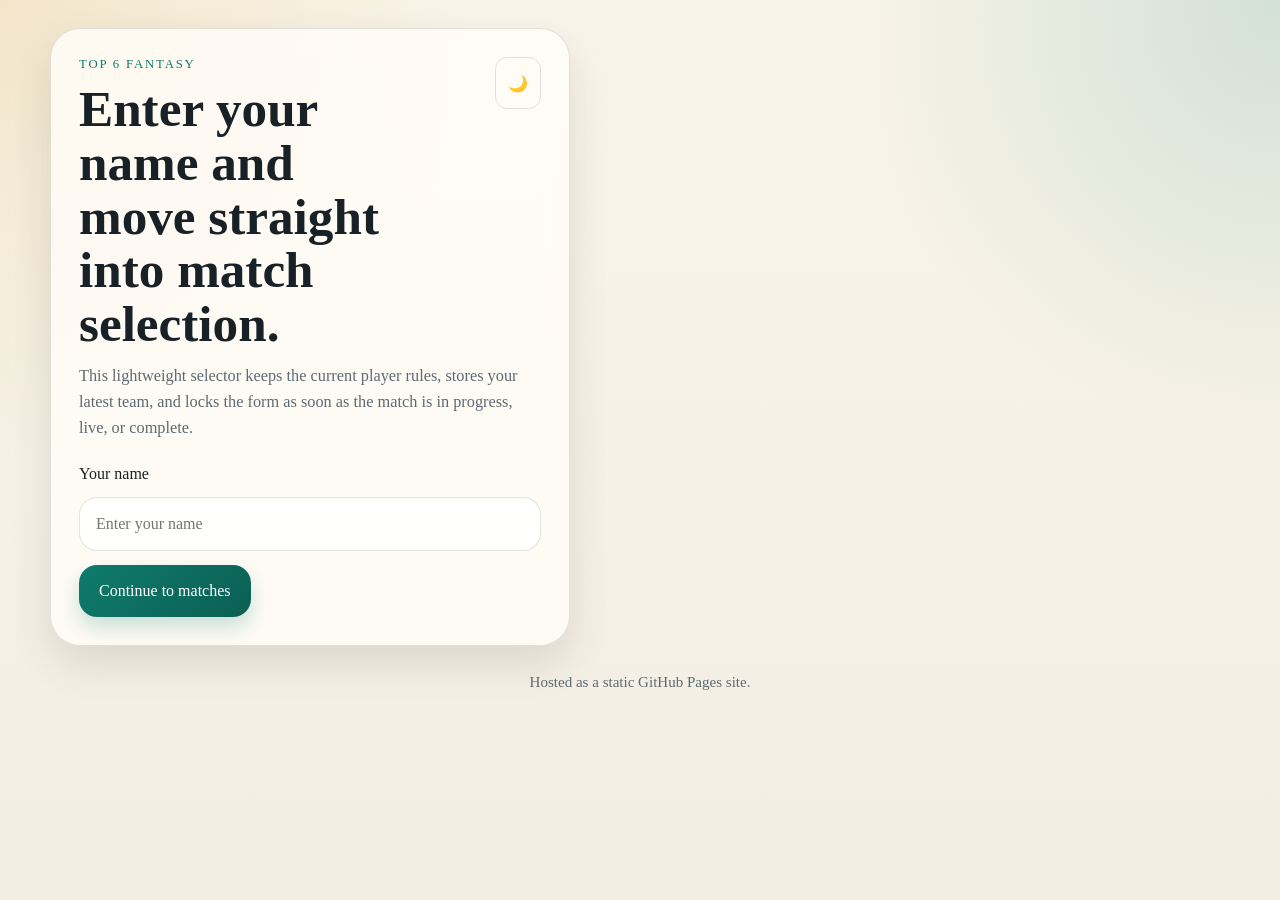
<file: index.html>
<!doctype html>
<html lang="en">
<head>
  <meta charset="UTF-8">
  <meta name="viewport" content="width=device-width, initial-scale=1.0">
  <title>Top 6 Player Selector</title>
  <link rel="stylesheet" href="./style.css">
</head>
<body>
  <main class="page-shell">
    <section class="hero-card form-card">
      <div class="hero-top">
        <div>
          <p class="eyebrow">Top 6 Fantasy</p>
          <h1>Enter your name and move straight into match selection.</h1>
          <p class="subtitle">This lightweight selector keeps the current player rules, stores your latest team, and locks the form as soon as the match is in progress, live, or complete.</p>
        </div>
        <button id="theme-toggle" class="ghost-button" type="button" aria-label="Toggle dark mode">🌙</button>
      </div>

      <form id="name-form" class="form-grid">
        <label for="user-name">Your name</label>
        <input id="user-name" class="input" type="text" placeholder="Enter your name" autocomplete="name" required>
        <div class="page-actions">
          <button class="brand-button" type="submit">Continue to matches</button>
        </div>
      </form>
    </section>

    <p class="footer-note">Hosted as a static GitHub Pages site.</p>
  </main>

  <script src="./theme.js?v=4"></script>
  <script src="./config.js?v=4"></script>
  <script src="./app.js?v=4"></script>
</body>
</html>
</file>
<file: style.css>
:root {
  --bg: #f5f1e8;
  --surface: rgba(255, 252, 246, 0.88);
  --surface-strong: #fffaf2;
  --text: #182126;
  --muted: #5e6a73;
  --line: rgba(24, 33, 38, 0.12);
  --brand: #0f7b6c;
  --brand-strong: #0b5f54;
  --brand-soft: rgba(15, 123, 108, 0.12);
  --gold: #d7a441;
  --danger: #c04b37;
  --danger-soft: rgba(192, 75, 55, 0.1);
  --shadow: 0 18px 40px rgba(46, 40, 30, 0.12);
  --radius: 24px;
}

[data-theme="dark"] {
  --bg: #1a1f2e;
  --surface: rgba(30, 35, 48, 0.88);
  --surface-strong: #2d3748;
  --text: #e2e8f0;
  --muted: #a0aec0;
  --line: rgba(255, 255, 255, 0.12);
  --brand: #10b981;
  --brand-strong: #059669;
  --brand-soft: rgba(16, 185, 129, 0.12);
  --gold: #f59e0b;
  --danger: #ef4444;
  --danger-soft: rgba(239, 68, 68, 0.1);
  --shadow: 0 18px 40px rgba(0, 0, 0, 0.3);
}

* {
  box-sizing: border-box;
}

body {
  margin: 0;
  min-height: 100vh;
  font-family: Georgia, "Times New Roman", serif;
  color: var(--text);
  background:
    radial-gradient(circle at top left, rgba(215, 164, 65, 0.18), transparent 30%),
    radial-gradient(circle at top right, rgba(15, 123, 108, 0.16), transparent 28%),
    linear-gradient(180deg, #f9f4e9 0%, #f3eee3 100%);
}

[data-theme="dark"] body {
  background:
    radial-gradient(circle at top left, rgba(16, 185, 129, 0.15), transparent 30%),
    radial-gradient(circle at top right, rgba(245, 158, 11, 0.12), transparent 28%),
    linear-gradient(180deg, #0f172a 0%, #1e293b 100%);
}

a {
  color: inherit;
}

button,
input,
select {
  font: inherit;
}

button {
  cursor: pointer;
}

.page-shell {
  width: min(1180px, calc(100% - 32px));
  margin: 0 auto;
  padding: 28px 0 64px;
}

.hero-card,
.panel,
.match-card,
.player-card,
.stat-card,
.message,
.empty-state,
.selected-strip,
.lock-banner,
.user-card {
  background: var(--surface);
  backdrop-filter: blur(12px);
  border: 1px solid var(--line);
  box-shadow: var(--shadow);
}

.hero-card {
  padding: 28px;
  border-radius: 30px;
  display: grid;
  gap: 24px;
}

.hero-top {
  display: flex;
  justify-content: space-between;
  gap: 16px;
  align-items: flex-start;
}

.eyebrow {
  margin: 0 0 10px;
  font-size: 0.8rem;
  letter-spacing: 0.14em;
  text-transform: uppercase;
  color: var(--brand);
}

.hero-card h1,
.section-title,
.match-teamline,
.lock-title {
  margin: 0;
  font-weight: 700;
  line-height: 1.05;
}

.hero-card h1 {
  font-size: clamp(2.2rem, 4vw, 4.2rem);
  max-width: 12ch;
}

.subtitle,
.muted,
.helper-text {
  color: var(--muted);
}

.subtitle {
  margin: 12px 0 0;
  font-size: 1.02rem;
  line-height: 1.6;
  max-width: 60ch;
}

.hero-badges,
.filter-row,
.match-toolbar,
.team-summary,
.role-filters,
.selection-actions,
.page-actions {
  display: flex;
  flex-wrap: wrap;
  gap: 12px;
}

.badge,
.filter-pill,
.small-pill,
.status-pill,
.special-tag,
.meta-pill {
  display: inline-flex;
  align-items: center;
  justify-content: center;
  padding: 10px 16px;
  border-radius: 999px;
  border: 1px solid var(--line);
  background: rgba(255, 255, 255, 0.7);
}

[data-theme="dark"] .badge,
[data-theme="dark"] .filter-pill,
[data-theme="dark"] .small-pill,
[data-theme="dark"] .status-pill,
[data-theme="dark"] .special-tag,
[data-theme="dark"] .meta-pill {
  background: rgba(30, 35, 48, 0.7);
  border-color: rgba(255, 255, 255, 0.2);
}

.meta-pill {
  color: var(--muted);
}

.brand-button,
.secondary-button,
.ghost-button,
.match-open,
.player-toggle,
.special-button,
.chip {
  border: 0;
  border-radius: 18px;
  transition: transform 0.18s ease, box-shadow 0.18s ease, background 0.18s ease;
}

.brand-button,
.secondary-button,
.ghost-button {
  padding: 14px 20px;
  min-height: 52px;
}

.brand-button {
  background: linear-gradient(135deg, var(--brand), var(--brand-strong));
  color: white;
  box-shadow: 0 10px 20px rgba(15, 123, 108, 0.22);
}

.secondary-button {
  background: white;
  color: var(--text);
  border: 1px solid var(--line);
}

[data-theme="dark"] .secondary-button {
  background: var(--surface-strong);
  color: var(--text);
  border-color: var(--line);
}

.ghost-button {
  background: transparent;
  color: var(--muted);
  border: 1px dashed var(--line);
}

[data-theme="dark"] .ghost-button {
  color: var(--muted);
  border-color: rgba(255, 255, 255, 0.1);
}

.brand-button:hover,
.secondary-button:hover,
.ghost-button:hover,
.match-open:hover,
.player-toggle:hover,
.special-button:hover,
.chip:hover {
  transform: translateY(-1px);
}

.brand-button:disabled,
.secondary-button:disabled,
.ghost-button:disabled,
.player-toggle:disabled,
.special-button:disabled,
.chip:disabled,
.match-open:disabled {
  opacity: 0.58;
  cursor: not-allowed;
  transform: none;
  box-shadow: none;
}

.input,
.search-input,
.select-input {
  width: 100%;
  min-height: 54px;
  padding: 14px 16px;
  border-radius: 18px;
  border: 1px solid var(--line);
  background: rgba(255, 255, 255, 0.84);
  color: var(--text);
}

[data-theme="dark"] .input,
[data-theme="dark"] .search-input,
[data-theme="dark"] .select-input {
  background: var(--surface-strong);
  color: var(--text);
  border-color: var(--line);
}

.form-card {
  max-width: 520px;
}

.form-grid {
  display: grid;
  gap: 14px;
}

.panel {
  border-radius: 26px;
  padding: 22px;
}

.match-grid,
.role-grid,
.stats-grid {
  display: grid;
  gap: 18px;
}

.match-grid {
  grid-template-columns: repeat(auto-fit, minmax(280px, 1fr));
}

.match-card {
  border-radius: 24px;
  padding: 22px;
  display: grid;
  gap: 18px;
}

.match-header,
.match-footer,
.player-topline,
.user-bar,
.lock-topline {
  display: flex;
  justify-content: space-between;
  gap: 12px;
  align-items: center;
}

.match-teamline {
  font-size: 1.55rem;
}

.match-open {
  width: 100%;
  min-height: 48px;
  background: rgba(15, 123, 108, 0.08);
  color: var(--brand-strong);
}

.status-pill.live {
  background: rgba(215, 164, 65, 0.16);
  color: #7d5908;
}

.status-pill.locked {
  background: var(--danger-soft);
  color: var(--danger);
}

.status-pill.upcoming {
  background: var(--brand-soft);
  color: var(--brand-strong);
}

.section-stack {
  display: grid;
  gap: 18px;
  margin-top: 24px;
}

.stats-grid {
  grid-template-columns: repeat(4, minmax(0, 1fr));
}

.stat-card {
  border-radius: 22px;
  padding: 18px;
  text-align: center;
}

.stat-number {
  font-size: 2rem;
  font-weight: 700;
}

.stat-label {
  color: var(--muted);
  margin-top: 6px;
}

.selected-strip,
.lock-banner,
.empty-state,
.message,
.user-card {
  border-radius: 24px;
  padding: 18px 20px;
}

.chip-row {
  display: flex;
  flex-wrap: wrap;
  gap: 10px;
}

.chip {
  padding: 12px 16px;
  background: white;
  border: 1px solid var(--line);
  display: inline-flex;
  gap: 12px;
  align-items: center;
  justify-content: space-between;
  min-width: 200px;
}

[data-theme="dark"] .chip {
  background: var(--surface-strong);
  border-color: var(--line);
}

.chip div:first-child {
  flex: 1;
  text-align: left;
}

.chip-meta {
  color: var(--muted);
  font-size: 0.82rem;
  margin-top: 2px;
}

.chip-badges {
  display: flex;
  flex-direction: column;
  gap: 4px;
  align-items: flex-end;
  flex-shrink: 0;
}

.star-mom-badge {
  color: var(--brand-strong);
  font-size: 0.82rem;
  font-weight: 600;
}

.remove-badge {
  color: var(--danger);
  font-size: 0.75rem;
  font-weight: 500;
  text-transform: uppercase;
  letter-spacing: 0.5px;
}

.role-grid {
  grid-template-columns: repeat(4, minmax(0, 1fr));
  align-items: start;
}

.role-column {
  display: flex;
  flex-direction: column;
  gap: 14px;
  align-self: start;
}

.role-header {
  border-radius: 18px;
  padding: 14px 16px;
  background: rgba(255, 255, 255, 0.78);
  border: 1px solid var(--line);
  font-weight: 700;
}

.player-list {
  display: grid;
  gap: 12px;
}

.player-card {
  border-radius: 22px;
  padding: 14px;
  display: grid;
  gap: 12px;
}

.player-name {
  font-size: 1rem;
  font-weight: 700;
}

.player-meta {
  color: var(--muted);
  font-size: 0.92rem;
}

.player-toggle {
  min-height: 48px;
  background: white;
  border: 1px solid var(--line);
}

[data-theme="dark"] .player-toggle {
  background: var(--surface-strong);
  border-color: var(--line);
}

.player-toggle.selected {
  background: var(--brand-soft);
  color: var(--brand-strong);
}

.special-row {
  display: flex;
  gap: 10px;
}

.special-button {
  flex: 1;
  min-height: 38px;
  background: rgba(255, 255, 255, 0.82);
  border: 1px solid var(--line);
}

.special-button.active {
  background: rgba(215, 164, 65, 0.18);
  color: #7d5908;
}

.filter-pill {
  cursor: pointer;
}

.filter-pill.active {
  background: var(--brand-soft);
  color: var(--brand-strong);
}

.role-tabs {
  display: flex;
  width: 100%;
  border-bottom: 2px solid var(--line);
  margin-bottom: 20px;
  overflow-x: auto;
  -webkit-overflow-scrolling: touch;
  scrollbar-width: none;
  -ms-overflow-style: none;
}

.role-tabs::-webkit-scrollbar {
  display: none;
}

.role-tab {
  flex: 1;
  min-width: 120px;
  padding: 16px 20px;
  border: none;
  background: transparent;
  color: var(--muted);
  font-weight: 600;
  font-size: 0.95rem;
  text-align: center;
  cursor: pointer;
  transition: all 0.2s ease;
  border-bottom: 3px solid transparent;
  margin-bottom: -2px;
  white-space: nowrap;
}

.role-tab:hover {
  color: var(--text);
  background: rgba(15, 123, 108, 0.05);
}

.role-tab.active {
  color: var(--brand);
  border-bottom-color: var(--brand);
  background: rgba(15, 123, 108, 0.08);
}

.role-grid {
  display: block;
  gap: 0;
}

.message.success {
  border-color: rgba(15, 123, 108, 0.2);
}

.message.error {
  border-color: rgba(192, 75, 55, 0.22);
}

.user-card {
  display: flex;
  justify-content: space-between;
  align-items: center;
  gap: 16px;
}

.footer-note {
  margin-top: 28px;
  text-align: center;
  color: var(--muted);
  font-size: 0.94rem;
}

.hidden {
  display: none !important;
}

@media (max-width: 980px) {
  .role-grid {
    grid-template-columns: repeat(2, minmax(0, 1fr));
  }

  .stats-grid {
    grid-template-columns: repeat(2, minmax(0, 1fr));
  }
}

@media (max-width: 640px) {
  .page-shell {
    width: min(100% - 20px, 1180px);
    padding-top: 18px;
  }

  .hero-card,
  .panel,
  .selected-strip,
  .lock-banner,
  .empty-state,
  .message,
  .user-card,
  .match-card,
  .player-card,
  .stat-card {
    border-radius: 20px;
  }

  .hero-top,
  .match-header,
  .match-footer,
  .player-topline,
  .user-card,
  .lock-topline {
    flex-direction: column;
    align-items: flex-start;
  }

  .role-grid,
  .stats-grid {
    grid-template-columns: 1fr;
  }

  .role-tab {
    min-width: 100px;
    padding: 14px 16px;
    font-size: 0.9rem;
  }
}




.submit-modal {
  position: fixed;
  inset: 0;
  z-index: 1000;
  display: flex;
  align-items: center;
  justify-content: center;
}

.submit-modal.hidden {
  display: none !important;
}

.submit-modal-backdrop {
  position: absolute;
  inset: 0;
  background: rgba(24, 33, 38, 0.38);
  backdrop-filter: blur(8px);
}

.submit-modal-card {
  position: relative;
  width: min(92vw, 420px);
  padding: 34px 28px 28px;
  border-radius: 28px;
  background: rgba(255, 252, 246, 0.96);
  border: 1px solid var(--line);
  box-shadow: 0 24px 56px rgba(24, 33, 38, 0.18);
  text-align: center;
}

.submit-modal-close {
  position: absolute;
  top: 14px;
  right: 14px;
  width: 36px;
  height: 36px;
  border-radius: 999px;
  border: 1px solid var(--line);
  background: white;
  color: var(--muted);
  font-size: 18px;
  line-height: 1;
}

.submit-modal-spinner,
.submit-modal-check {
  width: 72px;
  height: 72px;
  margin: 0 auto 18px;
  display: flex;
  align-items: center;
  justify-content: center;
}

.submit-modal-spinner {
  border: 5px solid rgba(15, 123, 108, 0.14);
  border-top-color: var(--brand);
  border-radius: 50%;
  animation: submit-spin 0.9s linear infinite;
}

.submit-modal-check {
  border-radius: 50%;
  background: rgba(15, 123, 108, 0.12);
  color: var(--brand-strong);
  font-size: 2.4rem;
  font-weight: 700;
}

@keyframes submit-spin {
  from { transform: rotate(0deg); }
  to { transform: rotate(360deg); }
}

.header-actions {
  display: flex;
  gap: 12px;
  align-items: center;
}

.cricket-field {
  margin-top: 20px;
  padding: 24px;
  background: var(--surface);
  border-radius: 24px;
  border: 1px solid var(--line);
  box-shadow: var(--shadow);
}

.field-grid {
  display: grid;
  grid-template-columns: 1fr 1fr;
  grid-template-rows: 1fr 1fr 1fr;
  gap: 20px;
  max-width: 500px;
  margin: 0 auto;
}

.player-slot {
  background: rgba(255, 255, 255, 0.6);
  border: 2px solid var(--line);
  border-radius: 20px;
  padding: 16px;
  min-height: 100px;
  display: flex;
  flex-direction: column;
  align-items: center;
  justify-content: center;
  transition: all 0.3s ease;
  cursor: pointer;
  position: relative;
}

[data-theme="dark"] .player-slot {
  background: rgba(255, 255, 255, 0.05);
  border-color: rgba(255, 255, 255, 0.15);
}

.player-slot:hover {
  background: rgba(255, 255, 255, 0.8);
  border-color: var(--brand);
  transform: translateY(-2px);
  box-shadow: 0 8px 20px rgba(15, 123, 108, 0.15);
}

.player-slot.occupied {
  background: var(--brand);
  border-color: var(--brand-strong);
  color: white;
}

.player-slot.occupied.star {
  background: var(--gold);
  border-color: #b8941f;
  box-shadow: 0 8px 25px rgba(215, 164, 65, 0.3);
}

.player-slot.occupied.mom {
  background: linear-gradient(135deg, var(--brand), var(--gold));
  border-color: var(--brand-strong);
  box-shadow: 0 8px 25px rgba(15, 123, 108, 0.25);
}

.player-name-field {
  font-size: 1rem;
  font-weight: 700;
  text-align: center;
  line-height: 1.2;
  margin-bottom: 4px;
}

.player-team-field {
  font-size: 0.85rem;
  opacity: 0.9;
  text-align: center;
}

[data-theme="dark"] .player-team-field {
  opacity: 0.8;
}

.player-role-field {
  font-size: 0.75rem;
  font-weight: 600;
  color: white;
  text-align: center;
  margin-top: 2px;
  padding: 2px 8px;
  background: rgba(15, 123, 108, 0.8);
  border-radius: 12px;
  border: 1px solid rgba(15, 123, 108, 0.9);
  text-transform: uppercase;
  letter-spacing: 0.5px;
}

.player-badges {
  position: absolute;
  top: -8px;
  right: -8px;
  display: flex;
  gap: 4px;
}

.badge-star, .badge-mom {
  width: 24px;
  height: 24px;
  border-radius: 50%;
  display: flex;
  align-items: center;
  justify-content: center;
  font-size: 0.75rem;
  font-weight: 700;
  color: white;
  box-shadow: 0 2px 6px rgba(0, 0, 0, 0.2);
}

.badge-star {
  background: var(--gold);
  color: var(--text);
}

.badge-mom {
  background: var(--brand);
}

.slot-remove {
  position: absolute;
  top: -6px;
  left: -6px;
  width: 26px;
  height: 26px;
  border-radius: 50%;
  background: var(--danger);
  color: white;
  border: 2px solid white;
  font-size: 14px;
  font-weight: 700;
  display: flex;
  align-items: center;
  justify-content: center;
  cursor: pointer;
  opacity: 1;
  transition: all 0.2s ease;
  z-index: 10;
}

@media (min-width: 641px) {
  .slot-remove {
    opacity: 0;
  }
  
  .player-slot:hover .slot-remove {
    opacity: 1;
  }
}

.field-legend {
  display: flex;
  justify-content: center;
  gap: 24px;
  margin-top: 20px;
  padding-top: 16px;
  border-top: 1px solid var(--line);
}

.legend-item {
  display: flex;
  align-items: center;
  gap: 8px;
  color: var(--muted);
  font-size: 0.9rem;
}

.legend-star {
  color: var(--gold);
  font-size: 1.1rem;
  font-weight: 700;
}

.legend-mom {
  background: var(--brand);
  color: white;
  width: 20px;
  height: 20px;
  border-radius: 50%;
  display: flex;
  align-items: center;
  justify-content: center;
  font-size: 0.7rem;
  font-weight: 700;
}

@media (max-width: 640px) {
  .cricket-field {
    padding: 16px;
    margin-top: 16px;
  }
  
  .field-grid {
    gap: 16px;
    max-width: 100%;
  }
  
  .player-slot {
    min-height: 80px;
    padding: 12px;
  }
  
  .player-name-field {
    font-size: 0.9rem;
  }
  
  .player-team-field {
    font-size: 0.75rem;
  }
  
  .player-role-field {
    font-size: 0.7rem;
    padding: 1px 6px;
  }
  
  .field-legend {
    gap: 16px;
    font-size: 0.8rem;
  }
}

/* Teams Page Styles */
.users-grid {
  display: grid;
  grid-template-columns: repeat(auto-fill, minmax(300px, 1fr));
  gap: 16px;
  margin-top: 16px;
}

.teams-page .user-card {
  background: var(--surface);
  border: 1px solid var(--line);
  border-radius: var(--radius);
  padding: 20px;
  display: flex;
  align-items: center;
  justify-content: space-between;
  transition: transform 0.2s ease, box-shadow 0.2s ease;
}

.teams-page .user-card:hover {
  transform: translateY(-2px);
  box-shadow: var(--shadow);
}

.user-info {
  display: flex;
  align-items: center;
  gap: 12px;
}

.user-avatar {
  width: 48px;
  height: 48px;
  border-radius: 50%;
  background: var(--brand);
  color: white;
  display: flex;
  align-items: center;
  justify-content: center;
  font-weight: bold;
  font-size: 18px;
  font-family: -apple-system, BlinkMacSystemFont, "Segoe UI", sans-serif;
}

.user-name {
  margin: 0;
  font-size: 18px;
  font-weight: 600;
}

.user-meta {
  margin: 4px 0 0 0;
  font-size: 14px;
  color: var(--muted);
}

.view-team-button {
  background: var(--brand);
  color: white;
  border: none;
  border-radius: 12px;
  padding: 8px 16px;
  font-size: 14px;
  font-weight: 600;
  cursor: pointer;
  transition: background-color 0.2s ease;
  font-family: -apple-system, BlinkMacSystemFont, "Segoe UI", sans-serif;
}

.view-team-button:hover {
  background: var(--brand-strong);
}

.team-detail {
  margin-top: 24px;
}

.team-detail-header {
  display: flex;
  align-items: center;
  justify-content: space-between;
  margin-bottom: 24px;
  padding-bottom: 16px;
  border-bottom: 1px solid var(--line);
}

.selected-user-name {
  margin: 0;
  font-size: 24px;
  font-weight: 600;
}

.back-to-users {
  background: transparent;
  color: var(--brand);
  border: 1px solid var(--brand);
  border-radius: 12px;
  padding: 8px 16px;
  font-size: 14px;
  font-weight: 600;
  cursor: pointer;
  transition: all 0.2s ease;
  font-family: -apple-system, BlinkMacSystemFont, "Segoe UI", sans-serif;
}

.back-to-users:hover {
  background: var(--brand);
  color: white;
}

.section-title {
  margin: 0 0 16px 0;
  font-size: 20px;
  font-weight: 600;
}

.teams-page .cricket-field {
  margin-top: 24px;
}

.teams-page .player-slot {
  cursor: default;
}

.teams-page .player-slot:hover {
  transform: none;
}

/* Universal theme toggle positioning */
.hero-top {
  position: relative;
}

.hero-top .ghost-button#theme-toggle {
  position: absolute;
  top: 0;
  right: 0;
  background: transparent;
  border: 1px solid var(--line);
  border-radius: 12px;
  padding: 8px 12px;
  font-size: 16px;
  cursor: pointer;
  transition: all 0.2s ease;
  z-index: 10;
}

.hero-top .ghost-button#theme-toggle:hover {
  background: var(--surface);
  border-color: var(--brand);
  transform: translateY(-1px);
}

[data-theme="dark"] .hero-top .ghost-button#theme-toggle {
  background: transparent;
  border-color: var(--line);
}

[data-theme="dark"] .hero-top .ghost-button#theme-toggle:hover {
  background: var(--surface-strong);
  border-color: var(--brand);
}

@media (max-width: 640px) {
  .users-grid {
    grid-template-columns: 1fr;
  }
  
  .team-detail-header {
    flex-direction: column;
    align-items: flex-start;
    gap: 12px;
  }
  
  .hero-top .ghost-button#theme-toggle {
    position: static;
    margin-top: 12px;
    align-self: flex-end;
  }
  
  .hero-top {
    flex-direction: column;
    align-items: flex-start;
  }
}
</file>
